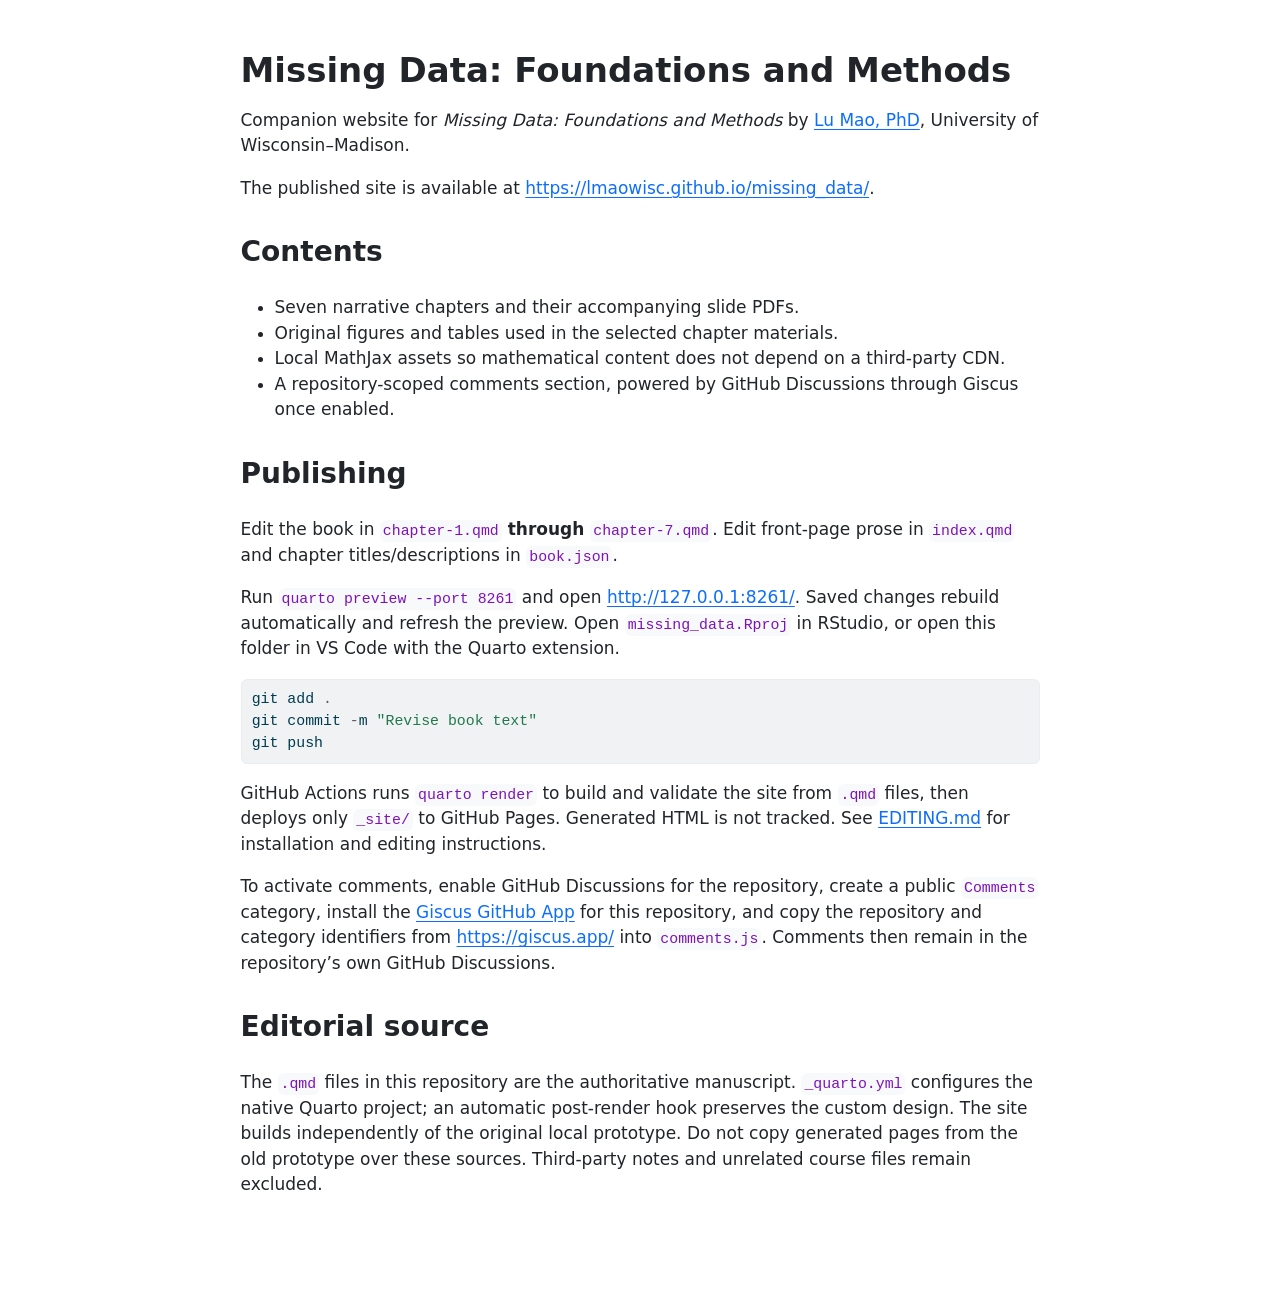
<file: README.html>
<!DOCTYPE html>
<html xmlns="http://www.w3.org/1999/xhtml" lang="en" xml:lang="en"><head>

<meta charset="utf-8">
<meta name="generator" content="quarto-1.6.39">

<meta name="viewport" content="width=device-width, initial-scale=1.0, user-scalable=yes">


<title>readme</title>
<style>
code{white-space: pre-wrap;}
span.smallcaps{font-variant: small-caps;}
div.columns{display: flex; gap: min(4vw, 1.5em);}
div.column{flex: auto; overflow-x: auto;}
div.hanging-indent{margin-left: 1.5em; text-indent: -1.5em;}
ul.task-list{list-style: none;}
ul.task-list li input[type="checkbox"] {
  width: 0.8em;
  margin: 0 0.8em 0.2em -1em; /* quarto-specific, see https://github.com/quarto-dev/quarto-cli/issues/4556 */ 
  vertical-align: middle;
}
/* CSS for syntax highlighting */
pre > code.sourceCode { white-space: pre; position: relative; }
pre > code.sourceCode > span { line-height: 1.25; }
pre > code.sourceCode > span:empty { height: 1.2em; }
.sourceCode { overflow: visible; }
code.sourceCode > span { color: inherit; text-decoration: inherit; }
div.sourceCode { margin: 1em 0; }
pre.sourceCode { margin: 0; }
@media screen {
div.sourceCode { overflow: auto; }
}
@media print {
pre > code.sourceCode { white-space: pre-wrap; }
pre > code.sourceCode > span { display: inline-block; text-indent: -5em; padding-left: 5em; }
}
pre.numberSource code
  { counter-reset: source-line 0; }
pre.numberSource code > span
  { position: relative; left: -4em; counter-increment: source-line; }
pre.numberSource code > span > a:first-child::before
  { content: counter(source-line);
    position: relative; left: -1em; text-align: right; vertical-align: baseline;
    border: none; display: inline-block;
    -webkit-touch-callout: none; -webkit-user-select: none;
    -khtml-user-select: none; -moz-user-select: none;
    -ms-user-select: none; user-select: none;
    padding: 0 4px; width: 4em;
  }
pre.numberSource { margin-left: 3em;  padding-left: 4px; }
div.sourceCode
  {   }
@media screen {
pre > code.sourceCode > span > a:first-child::before { text-decoration: underline; }
}
</style>


<script src="README_files/libs/clipboard/clipboard.min.js"></script>
<script src="README_files/libs/quarto-html/quarto.js"></script>
<script src="README_files/libs/quarto-html/popper.min.js"></script>
<script src="README_files/libs/quarto-html/tippy.umd.min.js"></script>
<script src="README_files/libs/quarto-html/anchor.min.js"></script>
<link href="README_files/libs/quarto-html/tippy.css" rel="stylesheet">
<link href="README_files/libs/quarto-html/quarto-syntax-highlighting-e26003cea8cd680ca0c55a263523d882.css" rel="stylesheet" id="quarto-text-highlighting-styles">
<script src="README_files/libs/bootstrap/bootstrap.min.js"></script>
<link href="README_files/libs/bootstrap/bootstrap-icons.css" rel="stylesheet">
<link href="README_files/libs/bootstrap/bootstrap-8a79a254b8e706d3c925cde0a310d4f0.min.css" rel="stylesheet" append-hash="true" id="quarto-bootstrap" data-mode="light">


</head>

<body class="fullcontent">

<div id="quarto-content" class="page-columns page-rows-contents page-layout-article">

<main class="content" id="quarto-document-content"><header id="title-block-header" class="quarto-title-block"></header>




<section id="missing-data-foundations-and-methods" class="level1">
<h1>Missing Data: Foundations and Methods</h1>
<p>Companion website for <em>Missing Data: Foundations and Methods</em> by <a href="https://lmaowisc.github.io/">Lu Mao, PhD</a>, University of Wisconsin–Madison.</p>
<p>The published site is available at <a href="https://lmaowisc.github.io/missing_data/" class="uri">https://lmaowisc.github.io/missing_data/</a>.</p>
<section id="contents" class="level2">
<h2 class="anchored" data-anchor-id="contents">Contents</h2>
<ul>
<li>Seven narrative chapters and their accompanying slide PDFs.</li>
<li>Original figures and tables used in the selected chapter materials.</li>
<li>Local MathJax assets so mathematical content does not depend on a third-party CDN.</li>
<li>A repository-scoped comments section, powered by GitHub Discussions through Giscus once enabled.</li>
</ul>
</section>
<section id="publishing" class="level2">
<h2 class="anchored" data-anchor-id="publishing">Publishing</h2>
<p>Edit the book in <strong><code>chapter-1.qmd</code> through <code>chapter-7.qmd</code></strong>. Edit front-page prose in <code>index.qmd</code> and chapter titles/descriptions in <code>book.json</code>.</p>
<p>Run <code>quarto preview --port 8261</code> and open <a href="http://127.0.0.1:8261/" class="uri">http://127.0.0.1:8261/</a>. Saved changes rebuild automatically and refresh the preview. Open <code>missing_data.Rproj</code> in RStudio, or open this folder in VS Code with the Quarto extension.</p>
<div class="sourceCode" id="cb1"><pre class="sourceCode powershell code-with-copy"><code class="sourceCode powershell"><span id="cb1-1"><a href="#cb1-1" aria-hidden="true" tabindex="-1"></a>git add <span class="op">.</span></span>
<span id="cb1-2"><a href="#cb1-2" aria-hidden="true" tabindex="-1"></a>git commit <span class="op">-</span>m <span class="st">"Revise book text"</span></span>
<span id="cb1-3"><a href="#cb1-3" aria-hidden="true" tabindex="-1"></a>git push</span></code><button title="Copy to Clipboard" class="code-copy-button"><i class="bi"></i></button></pre></div>
<p>GitHub Actions runs <code>quarto render</code> to build and validate the site from <code>.qmd</code> files, then deploys only <code>_site/</code> to GitHub Pages. Generated HTML is not tracked. See <strong><a href="EDITING.md">EDITING.md</a></strong> for installation and editing instructions.</p>
<p>To activate comments, enable GitHub Discussions for the repository, create a public <code>Comments</code> category, install the <a href="https://github.com/apps/giscus">Giscus GitHub App</a> for this repository, and copy the repository and category identifiers from <a href="https://giscus.app/" class="uri">https://giscus.app/</a> into <code>comments.js</code>. Comments then remain in the repository’s own GitHub Discussions.</p>
</section>
<section id="editorial-source" class="level2">
<h2 class="anchored" data-anchor-id="editorial-source">Editorial source</h2>
<p>The <code>.qmd</code> files in this repository are the authoritative manuscript. <code>_quarto.yml</code> configures the native Quarto project; an automatic post-render hook preserves the custom design. The site builds independently of the original local prototype. Do not copy generated pages from the old prototype over these sources. Third-party notes and unrelated course files remain excluded.</p>
</section>
</section>

</main>
<!-- /main column -->
<script id="quarto-html-after-body" type="application/javascript">
window.document.addEventListener("DOMContentLoaded", function (event) {
  const toggleBodyColorMode = (bsSheetEl) => {
    const mode = bsSheetEl.getAttribute("data-mode");
    const bodyEl = window.document.querySelector("body");
    if (mode === "dark") {
      bodyEl.classList.add("quarto-dark");
      bodyEl.classList.remove("quarto-light");
    } else {
      bodyEl.classList.add("quarto-light");
      bodyEl.classList.remove("quarto-dark");
    }
  }
  const toggleBodyColorPrimary = () => {
    const bsSheetEl = window.document.querySelector("link#quarto-bootstrap");
    if (bsSheetEl) {
      toggleBodyColorMode(bsSheetEl);
    }
  }
  toggleBodyColorPrimary();  
  const icon = "";
  const anchorJS = new window.AnchorJS();
  anchorJS.options = {
    placement: 'right',
    icon: icon
  };
  anchorJS.add('.anchored');
  const isCodeAnnotation = (el) => {
    for (const clz of el.classList) {
      if (clz.startsWith('code-annotation-')) {                     
        return true;
      }
    }
    return false;
  }
  const onCopySuccess = function(e) {
    // button target
    const button = e.trigger;
    // don't keep focus
    button.blur();
    // flash "checked"
    button.classList.add('code-copy-button-checked');
    var currentTitle = button.getAttribute("title");
    button.setAttribute("title", "Copied!");
    let tooltip;
    if (window.bootstrap) {
      button.setAttribute("data-bs-toggle", "tooltip");
      button.setAttribute("data-bs-placement", "left");
      button.setAttribute("data-bs-title", "Copied!");
      tooltip = new bootstrap.Tooltip(button, 
        { trigger: "manual", 
          customClass: "code-copy-button-tooltip",
          offset: [0, -8]});
      tooltip.show();    
    }
    setTimeout(function() {
      if (tooltip) {
        tooltip.hide();
        button.removeAttribute("data-bs-title");
        button.removeAttribute("data-bs-toggle");
        button.removeAttribute("data-bs-placement");
      }
      button.setAttribute("title", currentTitle);
      button.classList.remove('code-copy-button-checked');
    }, 1000);
    // clear code selection
    e.clearSelection();
  }
  const getTextToCopy = function(trigger) {
      const codeEl = trigger.previousElementSibling.cloneNode(true);
      for (const childEl of codeEl.children) {
        if (isCodeAnnotation(childEl)) {
          childEl.remove();
        }
      }
      return codeEl.innerText;
  }
  const clipboard = new window.ClipboardJS('.code-copy-button:not([data-in-quarto-modal])', {
    text: getTextToCopy
  });
  clipboard.on('success', onCopySuccess);
  if (window.document.getElementById('quarto-embedded-source-code-modal')) {
    const clipboardModal = new window.ClipboardJS('.code-copy-button[data-in-quarto-modal]', {
      text: getTextToCopy,
      container: window.document.getElementById('quarto-embedded-source-code-modal')
    });
    clipboardModal.on('success', onCopySuccess);
  }
    var localhostRegex = new RegExp(/^(?:http|https):\/\/localhost\:?[0-9]*\//);
    var mailtoRegex = new RegExp(/^mailto:/);
      var filterRegex = new RegExp('/' + window.location.host + '/');
    var isInternal = (href) => {
        return filterRegex.test(href) || localhostRegex.test(href) || mailtoRegex.test(href);
    }
    // Inspect non-navigation links and adorn them if external
 	var links = window.document.querySelectorAll('a[href]:not(.nav-link):not(.navbar-brand):not(.toc-action):not(.sidebar-link):not(.sidebar-item-toggle):not(.pagination-link):not(.no-external):not([aria-hidden]):not(.dropdown-item):not(.quarto-navigation-tool):not(.about-link)');
    for (var i=0; i<links.length; i++) {
      const link = links[i];
      if (!isInternal(link.href)) {
        // undo the damage that might have been done by quarto-nav.js in the case of
        // links that we want to consider external
        if (link.dataset.originalHref !== undefined) {
          link.href = link.dataset.originalHref;
        }
      }
    }
  function tippyHover(el, contentFn, onTriggerFn, onUntriggerFn) {
    const config = {
      allowHTML: true,
      maxWidth: 500,
      delay: 100,
      arrow: false,
      appendTo: function(el) {
          return el.parentElement;
      },
      interactive: true,
      interactiveBorder: 10,
      theme: 'quarto',
      placement: 'bottom-start',
    };
    if (contentFn) {
      config.content = contentFn;
    }
    if (onTriggerFn) {
      config.onTrigger = onTriggerFn;
    }
    if (onUntriggerFn) {
      config.onUntrigger = onUntriggerFn;
    }
    window.tippy(el, config); 
  }
  const noterefs = window.document.querySelectorAll('a[role="doc-noteref"]');
  for (var i=0; i<noterefs.length; i++) {
    const ref = noterefs[i];
    tippyHover(ref, function() {
      // use id or data attribute instead here
      let href = ref.getAttribute('data-footnote-href') || ref.getAttribute('href');
      try { href = new URL(href).hash; } catch {}
      const id = href.replace(/^#\/?/, "");
      const note = window.document.getElementById(id);
      if (note) {
        return note.innerHTML;
      } else {
        return "";
      }
    });
  }
  const xrefs = window.document.querySelectorAll('a.quarto-xref');
  const processXRef = (id, note) => {
    // Strip column container classes
    const stripColumnClz = (el) => {
      el.classList.remove("page-full", "page-columns");
      if (el.children) {
        for (const child of el.children) {
          stripColumnClz(child);
        }
      }
    }
    stripColumnClz(note)
    if (id === null || id.startsWith('sec-')) {
      // Special case sections, only their first couple elements
      const container = document.createElement("div");
      if (note.children && note.children.length > 2) {
        container.appendChild(note.children[0].cloneNode(true));
        for (let i = 1; i < note.children.length; i++) {
          const child = note.children[i];
          if (child.tagName === "P" && child.innerText === "") {
            continue;
          } else {
            container.appendChild(child.cloneNode(true));
            break;
          }
        }
        if (window.Quarto?.typesetMath) {
          window.Quarto.typesetMath(container);
        }
        return container.innerHTML
      } else {
        if (window.Quarto?.typesetMath) {
          window.Quarto.typesetMath(note);
        }
        return note.innerHTML;
      }
    } else {
      // Remove any anchor links if they are present
      const anchorLink = note.querySelector('a.anchorjs-link');
      if (anchorLink) {
        anchorLink.remove();
      }
      if (window.Quarto?.typesetMath) {
        window.Quarto.typesetMath(note);
      }
      if (note.classList.contains("callout")) {
        return note.outerHTML;
      } else {
        return note.innerHTML;
      }
    }
  }
  for (var i=0; i<xrefs.length; i++) {
    const xref = xrefs[i];
    tippyHover(xref, undefined, function(instance) {
      instance.disable();
      let url = xref.getAttribute('href');
      let hash = undefined; 
      if (url.startsWith('#')) {
        hash = url;
      } else {
        try { hash = new URL(url).hash; } catch {}
      }
      if (hash) {
        const id = hash.replace(/^#\/?/, "");
        const note = window.document.getElementById(id);
        if (note !== null) {
          try {
            const html = processXRef(id, note.cloneNode(true));
            instance.setContent(html);
          } finally {
            instance.enable();
            instance.show();
          }
        } else {
          // See if we can fetch this
          fetch(url.split('#')[0])
          .then(res => res.text())
          .then(html => {
            const parser = new DOMParser();
            const htmlDoc = parser.parseFromString(html, "text/html");
            const note = htmlDoc.getElementById(id);
            if (note !== null) {
              const html = processXRef(id, note);
              instance.setContent(html);
            } 
          }).finally(() => {
            instance.enable();
            instance.show();
          });
        }
      } else {
        // See if we can fetch a full url (with no hash to target)
        // This is a special case and we should probably do some content thinning / targeting
        fetch(url)
        .then(res => res.text())
        .then(html => {
          const parser = new DOMParser();
          const htmlDoc = parser.parseFromString(html, "text/html");
          const note = htmlDoc.querySelector('main.content');
          if (note !== null) {
            // This should only happen for chapter cross references
            // (since there is no id in the URL)
            // remove the first header
            if (note.children.length > 0 && note.children[0].tagName === "HEADER") {
              note.children[0].remove();
            }
            const html = processXRef(null, note);
            instance.setContent(html);
          } 
        }).finally(() => {
          instance.enable();
          instance.show();
        });
      }
    }, function(instance) {
    });
  }
      let selectedAnnoteEl;
      const selectorForAnnotation = ( cell, annotation) => {
        let cellAttr = 'data-code-cell="' + cell + '"';
        let lineAttr = 'data-code-annotation="' +  annotation + '"';
        const selector = 'span[' + cellAttr + '][' + lineAttr + ']';
        return selector;
      }
      const selectCodeLines = (annoteEl) => {
        const doc = window.document;
        const targetCell = annoteEl.getAttribute("data-target-cell");
        const targetAnnotation = annoteEl.getAttribute("data-target-annotation");
        const annoteSpan = window.document.querySelector(selectorForAnnotation(targetCell, targetAnnotation));
        const lines = annoteSpan.getAttribute("data-code-lines").split(",");
        const lineIds = lines.map((line) => {
          return targetCell + "-" + line;
        })
        let top = null;
        let height = null;
        let parent = null;
        if (lineIds.length > 0) {
            //compute the position of the single el (top and bottom and make a div)
            const el = window.document.getElementById(lineIds[0]);
            top = el.offsetTop;
            height = el.offsetHeight;
            parent = el.parentElement.parentElement;
          if (lineIds.length > 1) {
            const lastEl = window.document.getElementById(lineIds[lineIds.length - 1]);
            const bottom = lastEl.offsetTop + lastEl.offsetHeight;
            height = bottom - top;
          }
          if (top !== null && height !== null && parent !== null) {
            // cook up a div (if necessary) and position it 
            let div = window.document.getElementById("code-annotation-line-highlight");
            if (div === null) {
              div = window.document.createElement("div");
              div.setAttribute("id", "code-annotation-line-highlight");
              div.style.position = 'absolute';
              parent.appendChild(div);
            }
            div.style.top = top - 2 + "px";
            div.style.height = height + 4 + "px";
            div.style.left = 0;
            let gutterDiv = window.document.getElementById("code-annotation-line-highlight-gutter");
            if (gutterDiv === null) {
              gutterDiv = window.document.createElement("div");
              gutterDiv.setAttribute("id", "code-annotation-line-highlight-gutter");
              gutterDiv.style.position = 'absolute';
              const codeCell = window.document.getElementById(targetCell);
              const gutter = codeCell.querySelector('.code-annotation-gutter');
              gutter.appendChild(gutterDiv);
            }
            gutterDiv.style.top = top - 2 + "px";
            gutterDiv.style.height = height + 4 + "px";
          }
          selectedAnnoteEl = annoteEl;
        }
      };
      const unselectCodeLines = () => {
        const elementsIds = ["code-annotation-line-highlight", "code-annotation-line-highlight-gutter"];
        elementsIds.forEach((elId) => {
          const div = window.document.getElementById(elId);
          if (div) {
            div.remove();
          }
        });
        selectedAnnoteEl = undefined;
      };
        // Handle positioning of the toggle
    window.addEventListener(
      "resize",
      throttle(() => {
        elRect = undefined;
        if (selectedAnnoteEl) {
          selectCodeLines(selectedAnnoteEl);
        }
      }, 10)
    );
    function throttle(fn, ms) {
    let throttle = false;
    let timer;
      return (...args) => {
        if(!throttle) { // first call gets through
            fn.apply(this, args);
            throttle = true;
        } else { // all the others get throttled
            if(timer) clearTimeout(timer); // cancel #2
            timer = setTimeout(() => {
              fn.apply(this, args);
              timer = throttle = false;
            }, ms);
        }
      };
    }
      // Attach click handler to the DT
      const annoteDls = window.document.querySelectorAll('dt[data-target-cell]');
      for (const annoteDlNode of annoteDls) {
        annoteDlNode.addEventListener('click', (event) => {
          const clickedEl = event.target;
          if (clickedEl !== selectedAnnoteEl) {
            unselectCodeLines();
            const activeEl = window.document.querySelector('dt[data-target-cell].code-annotation-active');
            if (activeEl) {
              activeEl.classList.remove('code-annotation-active');
            }
            selectCodeLines(clickedEl);
            clickedEl.classList.add('code-annotation-active');
          } else {
            // Unselect the line
            unselectCodeLines();
            clickedEl.classList.remove('code-annotation-active');
          }
        });
      }
  const findCites = (el) => {
    const parentEl = el.parentElement;
    if (parentEl) {
      const cites = parentEl.dataset.cites;
      if (cites) {
        return {
          el,
          cites: cites.split(' ')
        };
      } else {
        return findCites(el.parentElement)
      }
    } else {
      return undefined;
    }
  };
  var bibliorefs = window.document.querySelectorAll('a[role="doc-biblioref"]');
  for (var i=0; i<bibliorefs.length; i++) {
    const ref = bibliorefs[i];
    const citeInfo = findCites(ref);
    if (citeInfo) {
      tippyHover(citeInfo.el, function() {
        var popup = window.document.createElement('div');
        citeInfo.cites.forEach(function(cite) {
          var citeDiv = window.document.createElement('div');
          citeDiv.classList.add('hanging-indent');
          citeDiv.classList.add('csl-entry');
          var biblioDiv = window.document.getElementById('ref-' + cite);
          if (biblioDiv) {
            citeDiv.innerHTML = biblioDiv.innerHTML;
          }
          popup.appendChild(citeDiv);
        });
        return popup.innerHTML;
      });
    }
  }
});
</script>
</div> <!-- /content -->




</body></html>
</file>
<file: README_files/libs/quarto-html/tippy.css>
.tippy-box[data-animation=fade][data-state=hidden]{opacity:0}[data-tippy-root]{max-width:calc(100vw - 10px)}.tippy-box{position:relative;background-color:#333;color:#fff;border-radius:4px;font-size:14px;line-height:1.4;white-space:normal;outline:0;transition-property:transform,visibility,opacity}.tippy-box[data-placement^=top]>.tippy-arrow{bottom:0}.tippy-box[data-placement^=top]>.tippy-arrow:before{bottom:-7px;left:0;border-width:8px 8px 0;border-top-color:initial;transform-origin:center top}.tippy-box[data-placement^=bottom]>.tippy-arrow{top:0}.tippy-box[data-placement^=bottom]>.tippy-arrow:before{top:-7px;left:0;border-width:0 8px 8px;border-bottom-color:initial;transform-origin:center bottom}.tippy-box[data-placement^=left]>.tippy-arrow{right:0}.tippy-box[data-placement^=left]>.tippy-arrow:before{border-width:8px 0 8px 8px;border-left-color:initial;right:-7px;transform-origin:center left}.tippy-box[data-placement^=right]>.tippy-arrow{left:0}.tippy-box[data-placement^=right]>.tippy-arrow:before{left:-7px;border-width:8px 8px 8px 0;border-right-color:initial;transform-origin:center right}.tippy-box[data-inertia][data-state=visible]{transition-timing-function:cubic-bezier(.54,1.5,.38,1.11)}.tippy-arrow{width:16px;height:16px;color:#333}.tippy-arrow:before{content:"";position:absolute;border-color:transparent;border-style:solid}.tippy-content{position:relative;padding:5px 9px;z-index:1}
</file>
<file: README_files/libs/quarto-html/quarto-syntax-highlighting-e26003cea8cd680ca0c55a263523d882.css>
/* quarto syntax highlight colors */
:root {
  --quarto-hl-ot-color: #003B4F;
  --quarto-hl-at-color: #657422;
  --quarto-hl-ss-color: #20794D;
  --quarto-hl-an-color: #5E5E5E;
  --quarto-hl-fu-color: #4758AB;
  --quarto-hl-st-color: #20794D;
  --quarto-hl-cf-color: #003B4F;
  --quarto-hl-op-color: #5E5E5E;
  --quarto-hl-er-color: #AD0000;
  --quarto-hl-bn-color: #AD0000;
  --quarto-hl-al-color: #AD0000;
  --quarto-hl-va-color: #111111;
  --quarto-hl-bu-color: inherit;
  --quarto-hl-ex-color: inherit;
  --quarto-hl-pp-color: #AD0000;
  --quarto-hl-in-color: #5E5E5E;
  --quarto-hl-vs-color: #20794D;
  --quarto-hl-wa-color: #5E5E5E;
  --quarto-hl-do-color: #5E5E5E;
  --quarto-hl-im-color: #00769E;
  --quarto-hl-ch-color: #20794D;
  --quarto-hl-dt-color: #AD0000;
  --quarto-hl-fl-color: #AD0000;
  --quarto-hl-co-color: #5E5E5E;
  --quarto-hl-cv-color: #5E5E5E;
  --quarto-hl-cn-color: #8f5902;
  --quarto-hl-sc-color: #5E5E5E;
  --quarto-hl-dv-color: #AD0000;
  --quarto-hl-kw-color: #003B4F;
}

/* other quarto variables */
:root {
  --quarto-font-monospace: SFMono-Regular, Menlo, Monaco, Consolas, "Liberation Mono", "Courier New", monospace;
}

pre > code.sourceCode > span {
  color: #003B4F;
}

code span {
  color: #003B4F;
}

code.sourceCode > span {
  color: #003B4F;
}

div.sourceCode,
div.sourceCode pre.sourceCode {
  color: #003B4F;
}

code span.ot {
  color: #003B4F;
  font-style: inherit;
}

code span.at {
  color: #657422;
  font-style: inherit;
}

code span.ss {
  color: #20794D;
  font-style: inherit;
}

code span.an {
  color: #5E5E5E;
  font-style: inherit;
}

code span.fu {
  color: #4758AB;
  font-style: inherit;
}

code span.st {
  color: #20794D;
  font-style: inherit;
}

code span.cf {
  color: #003B4F;
  font-weight: bold;
  font-style: inherit;
}

code span.op {
  color: #5E5E5E;
  font-style: inherit;
}

code span.er {
  color: #AD0000;
  font-style: inherit;
}

code span.bn {
  color: #AD0000;
  font-style: inherit;
}

code span.al {
  color: #AD0000;
  font-style: inherit;
}

code span.va {
  color: #111111;
  font-style: inherit;
}

code span.bu {
  font-style: inherit;
}

code span.ex {
  font-style: inherit;
}

code span.pp {
  color: #AD0000;
  font-style: inherit;
}

code span.in {
  color: #5E5E5E;
  font-style: inherit;
}

code span.vs {
  color: #20794D;
  font-style: inherit;
}

code span.wa {
  color: #5E5E5E;
  font-style: italic;
}

code span.do {
  color: #5E5E5E;
  font-style: italic;
}

code span.im {
  color: #00769E;
  font-style: inherit;
}

code span.ch {
  color: #20794D;
  font-style: inherit;
}

code span.dt {
  color: #AD0000;
  font-style: inherit;
}

code span.fl {
  color: #AD0000;
  font-style: inherit;
}

code span.co {
  color: #5E5E5E;
  font-style: inherit;
}

code span.cv {
  color: #5E5E5E;
  font-style: italic;
}

code span.cn {
  color: #8f5902;
  font-style: inherit;
}

code span.sc {
  color: #5E5E5E;
  font-style: inherit;
}

code span.dv {
  color: #AD0000;
  font-style: inherit;
}

code span.kw {
  color: #003B4F;
  font-weight: bold;
  font-style: inherit;
}

.prevent-inlining {
  content: "</";
}

/*# sourceMappingURL=e90e9ab646ea9b1aaa61e089606e0f97.css.map */
</file>
